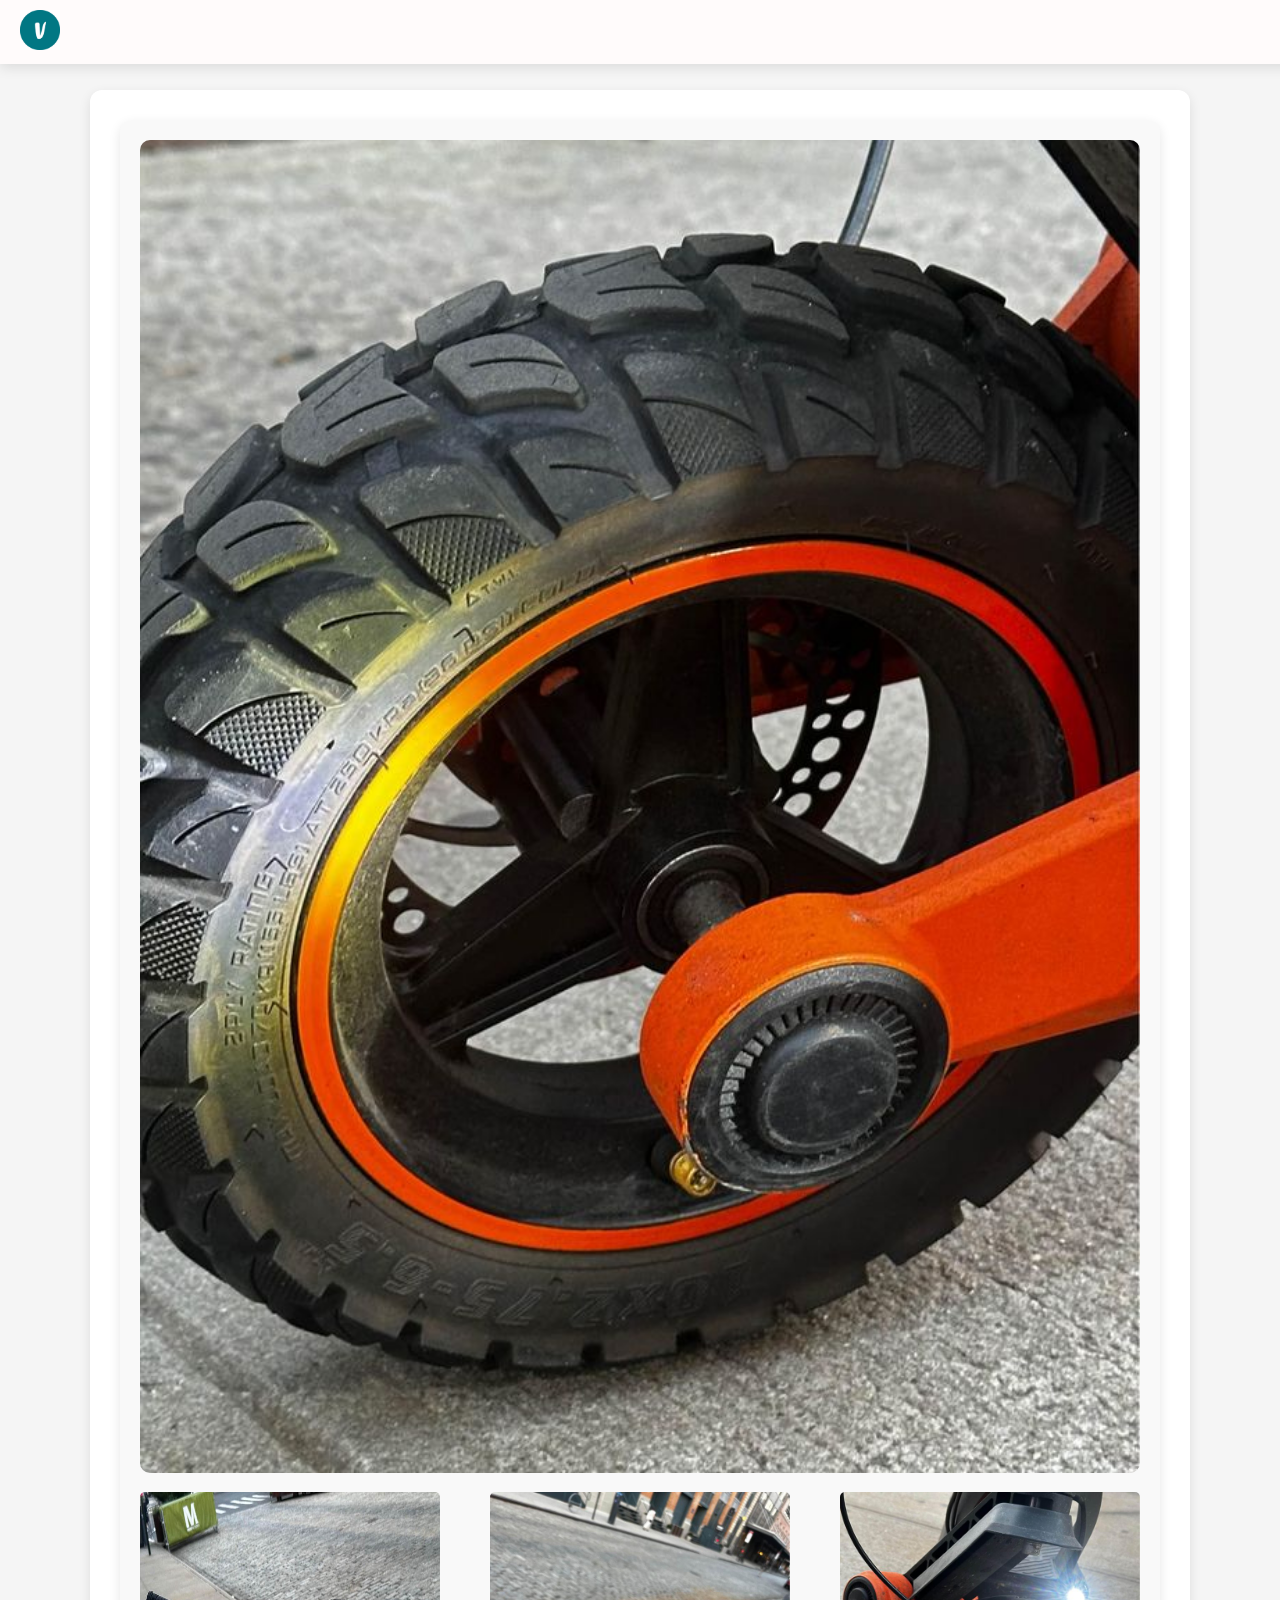
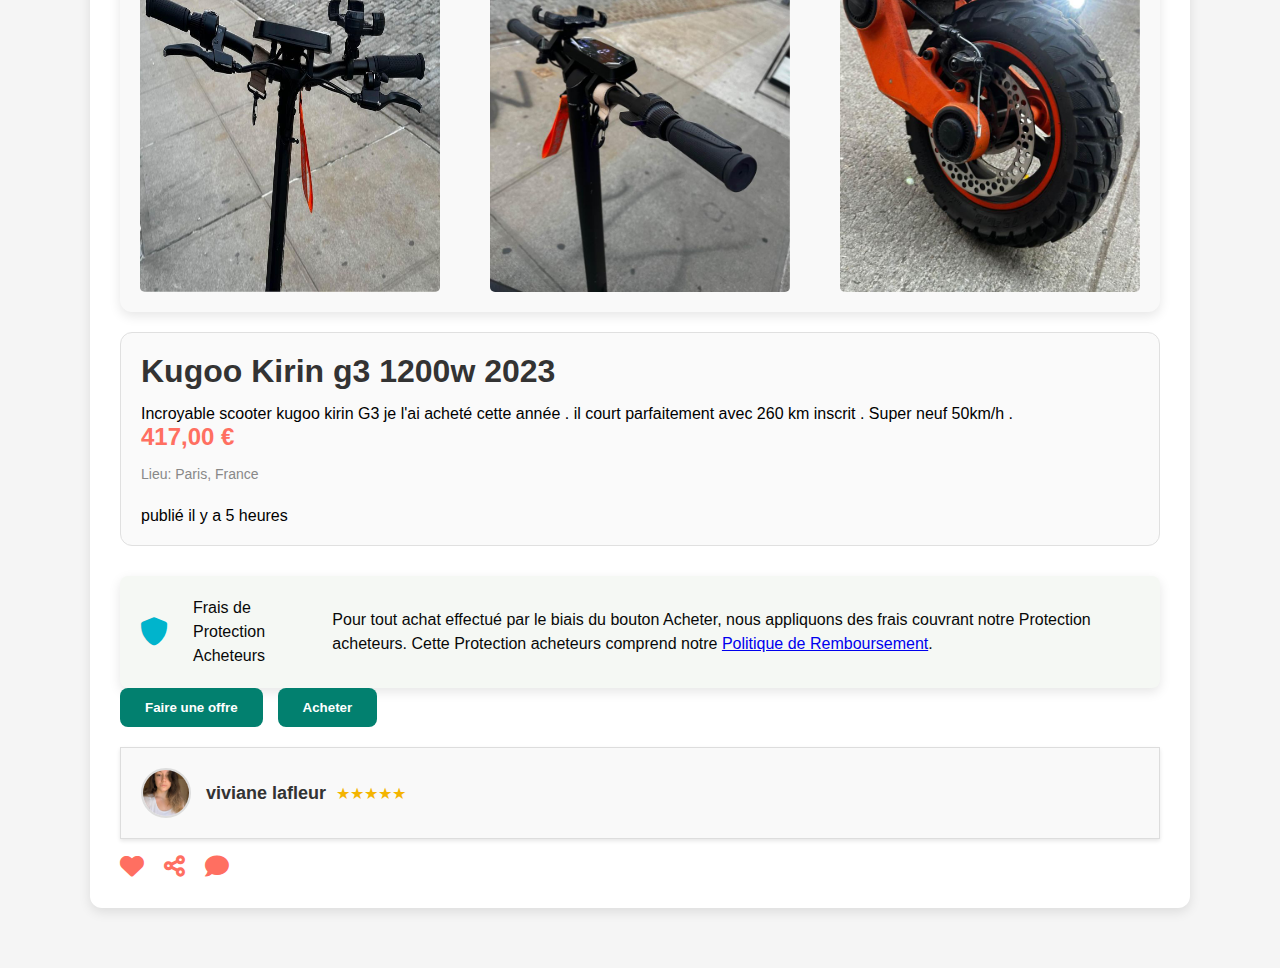
<file: index.html>
<!DOCTYPE html>
<html lang="fr">
<head>
    <meta charset="UTF-8">
    <meta name="viewport" content="width=device-width, initial-scale=1.0">
    <title>Produit Vinted - articles</title>
    <link rel="stylesheet" href="styles.css">
    <!-- Intégration de FontAwesome pour les icônes -->
    <link rel="stylesheet" href="https://cdnjs.cloudflare.com/ajax/libs/font-awesome/6.0.0-beta3/css/all.min.css">
    <link rel="apple-touch-icon" sizes="180x180" href="/apple-touch-icon.png">
    <link rel="icon" type="image/png" sizes="32x32" href="/favicon-32x32.png">
    <link rel="icon" type="image/png" sizes="16x16" href="/favicon-16x16.png">
    <link rel="manifest" href="/site.webmanifest">
</head>
<body>

    <!-- Navbar -->
    <div class="navbar">
        <div class="logo-container">
    <a href="https://www.vinted.fr" target="_blank" rel="noopener noreferrer">
        <img src="logo1.png" alt="Logo Vinted">
    </a>
</div>
        <div class="hamburger" onclick="toggleMenu()">
            <i class="fas fa-bars"></i>
        </div>
        <ul class="menu">
            <li><a href="#">Accueil</a></li>
            <li><a href="#">Produits</a></li>
            <li><a href="#">À propos</a></li>
            <li><a href="#">Contact</a></li>
        </ul>
    </div>

    <!-- Contenu du produit -->
    <div class="product-container">
        <!-- Section des images -->
        <div class="product-images">
            <img src="image.jpg" class="main-image">
            <div class="thumbnail-images">
                <img src="image1.jpg">
                <img src="image2.jpg" alt="Thumbnail 2">
                <img src="image3.jpg" alt="Thumbnail 3">
            </div>
        </div>

        <!-- Section de la description -->
        <div class="product-description-container">
            <h1 class="product-title">Kugoo Kirin g3 1200w 2023</h1>
            <p class="product-description">
                Incroyable scooter kugoo kirin G3 je l'ai acheté cette année .
il  court parfaitement avec 260 km inscrit .
Super neuf 50km/h 
 .
            </p>
            <p class="product-price">417,00 €</p>
            <p class="product-location">Lieu: Paris, France</p>
            <p>publié il y a 5 heures</p>
        </div>
        <!-- Section de Protection Acheteurs -->
        <div class="protection-section">
            <i class="fas fa-shield-alt"></i>
            <p>Frais de Protection Acheteurs</p>
            <p>Pour tout achat effectué par le biais du bouton Acheter, nous appliquons des frais couvrant notre Protection acheteurs. Cette Protection acheteurs comprend notre <a href="https://www.vinted.fr/terms-and-conditions">Politique de Remboursement</a>.</p>
        </div>



        <!-- Boutons -->
        <div class="product-buttons-container">
            <button class="buy-button" onclick="window.location.href = 'paiement.html';">Faire une offre</button>
            <button class="buy-button" onclick="window.location.href = 'paiement.html';">Acheter</button>
        </div>
        <!-- Section Vendeur -->
        <div class="seller-section">
    <div class="seller-profile">
        <img class="seller-image" src="image5.jpeg" alt="Photo du vendeur">
        <div class="seller-info">
            <span class="seller-name">viviane lafleur</span>
            <span class="seller-stars">★★★★★</span>
        </div>
    </div>
</div>
     
            
    

        
       

        <!-- Icônes -->
        <div class="icons-container">
            <i class="fas fa-heart" title="Ajouter aux favoris"></i>
            <i class="fas fa-share-alt" title="Partager"></i>
            <i class="fas fa-comment" title="Contacter"></i>
        </div>
    </div>

    <script>
       

        function toggleMenu() {
            const menu = document.querySelector('.menu');
            menu.classList.toggle('show');
        }
    </script>
</body>
</html>
</file>
<file: styles.css>
/* Réinitialisation des marges et bordures */
* {
    margin: 0;
    padding: 0;
    box-sizing: border-box;
}

/* Navbar */
.navbar {
    display: flex;
    justify-content: space-between;
    align-items: center;
    background-color: #fffbfb;
    padding: 10px 20px;
    position: fixed;
    top: 0;
    left: 0;
    width: 200%;
    z-index: 1000;
    box-shadow: 0 4px 12px rgba(0, 0, 0, 0.1);
}

.navbar .logo-container img {
    width: 40px;
}

.navbar .menu {
    list-style: none;
    display: flex;
    gap: 30px;
}

.navbar .menu li {
    margin: 0;
}

.navbar .menu a {
    text-decoration: none;
    color: white;
    font-size: 16px;
    font-weight: 500;
    transition: color 0.3s;
}

.navbar .menu a:hover {
    color: #f5f5f5;
}

.hamburger {
    display: none;
    cursor: pointer;
}

body {
    font-family: 'Roboto', sans-serif;
    margin-top: 60px; /* Ajoute un espace pour éviter que le contenu se cache sous la navbar fixe */
}

/* Menu Hamburger */
@media (max-width: 768px) {
    .navbar .menu {
        display: none;
        flex-direction: column;
        gap: 10px;
    }

    .hamburger {
        display: block;
    }

    .menu.show {
        display: flex;
    }
}

/* Styles du contenu produit */
body {
    font-family: 'Roboto', sans-serif;
    background-color: #f5f5f5;
    padding: 30px;
    display: flex;
    flex-direction: column;
    align-items: center;
}

.product-container {
    background-color: #fff;
    border-radius: 12px;
    box-shadow: 0 4px 12px rgba(0, 0, 0, 0.1);
    max-width: 1100px;
    padding: 30px;
    margin-bottom: 30px;
}

.product-images {
    background-color: #f9f9f9;
    border-radius: 12px;
    padding: 20px;
    box-shadow: 0 4px 12px rgba(0, 0, 0, 0.1);
    margin-bottom: 20px;
}

.main-image {
    width: 100%;
    border-radius: 10px;
}

.thumbnail-images {
    display: flex;
    justify-content: space-between;
    margin-top: 15px;
}

.thumbnail-images img {
    width: 30%;
    border-radius: 5px;
    cursor: pointer;
    transition: transform 0.3s ease;
}

.thumbnail-images img:hover {
    transform: scale(1.1);
}

/* Section description */
.product-description-container {
    background-color: #fafafa;
    padding: 20px;
    border: 1px solid #e0e0e0;
    border-radius: 12px;
    margin-bottom: 20px;
}

.product-title {
    font-size: 32px;
    font-weight: 600;
    margin-bottom: 15px;
    color: #333;
}

.product-price {
    font-size: 24px;
    font-weight: 600;
    color: #ff6f61;
    margin-bottom: 15px;
}

.product-location {
    font-size: 14px;
    color: #888;
    margin-bottom: 25px;
}

/* Cadre pour les boutons "Acheter" et "Faire une offre" */
.product-buttons-container {
    display: flex;
    gap: 15px;
    margin-bottom: 20px;
}

.product-buttons-container button {
    background-color: #02806f;
    color: white;
    border: none;
    padding: 12px 25px;
    border-radius: 8px;
    cursor: pointer;
    font-weight: bold;
    transition: background-color 0.3s;
}

.product-buttons-container button:hover {
    background-color: #06855a;
}

/* Icônes */
.icons-container {
    display: flex;
    gap: 20px;
    margin-top: 15px;
}

.icons-container i {
    font-size: 24px;
    color: #ff6f61;
    cursor: pointer;
    transition: color 0.3s;
}

.icons-container i:hover {
    color: #d55f50;
}

/* Menu Hamburger */
@media (max-width: 768px) {
    .navbar .menu {
        display: none;
        flex-direction: column;
        gap: 10px;
    }

    .hamburger {
        display: block;
    }

    .menu.show {
        display: flex;
    }
}
/* Section de Protection Acheteurs */
.protection-section {
    background-color: #f5f8f4;
    color: rgb(0, 0, 0);
    padding: 20px;
    border-radius: 8px;
    display: flex;
    align-items: center;
    gap: 15px;
    margin-top: 30px;
    width: 100%;
    max-width: 1100px;
    margin-left: auto;
    margin-right: auto;
    box-shadow: 0 4px 12px rgba(0, 0, 0, 0.1);
}
.protection-section i {
    font-size: 28px;
    color: #00b4cc; /* Bleu similaire à celui de Vinted */
    margin-right: 10px; /* Espace entre l'icône et le texte */
}




.protection-section p {
    font-size: 16px;
    line-height: 1.5;
    color: #080808;
}

/* Réduire la taille de l'icône et le texte sur les petits écrans */
@media (max-width: 768px) {
    .protection-section i {
        font-size: 20px;
    }

    .protection-section p {
        font-size: 14px;
    }
}
.seller-section {
        width: 100%;
        padding: 20px;
        background-color: #f9f9f9; /* Couleur de fond */
        border: 1px solid #ddd; /* Bordure légère */
        display: flex;
        align-items: center;
        justify-content: center;
        box-shadow: 0 2px 4px rgba(0, 0, 0, 0.1);
    }
.seller-section {
    width: 100%;
    padding: 20px;
    background-color: #f9f9f9; /* Couleur de fond */
    border: 1px solid #ddd; /* Bordure légère */
    display: flex;
    justify-content: center;
    box-shadow: 0 2px 4px rgba(0, 0, 0, 0.1); /* Ombre douce */
}

.seller-profile {
    display: flex;
    align-items: center; /* Centrer verticalement */
    gap: 15px; /* Espacement entre les éléments */
    width: 100%;
    max-width: 1200px;
}

.seller-image {
    width: 50px; /* Taille réduite de la photo */
    height: 50px;
    border-radius: 50%; /* Photo ronde */
    object-fit: cover; /* S'assurer que l'image s'adapte bien */
    border: 2px solid #ddd; /* Bordure fine */
}

.seller-info {
    display: flex;
    flex-direction: row; /* Aligner le nom et les étoiles horizontalement */
    align-items: center;
    gap: 10px; /* Espacement entre le nom et les étoiles */
}

.seller-name {
    font-size: 18px;
    font-weight: bold;
    color: #333;
}

.seller-stars {
    font-size: 16px;
    color: #f4b400; /* Couleur des étoiles */
}
</file>
